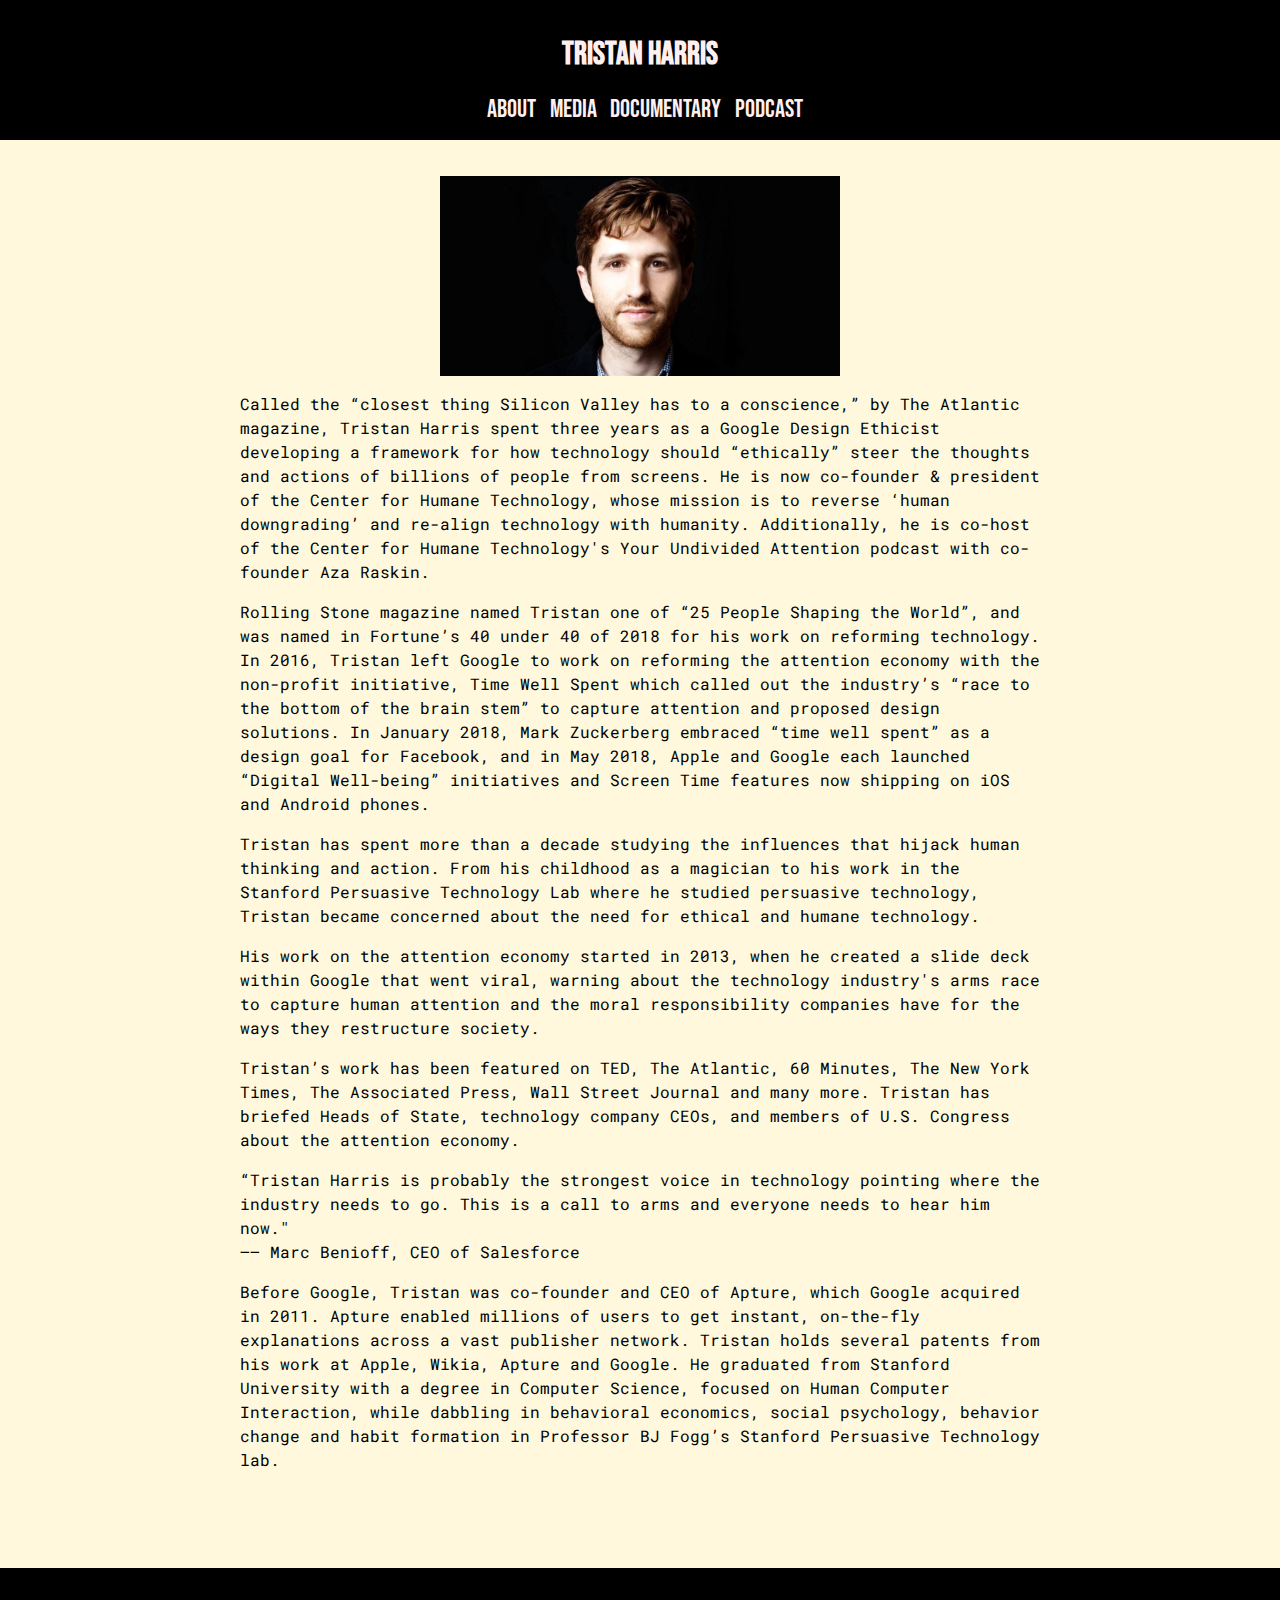
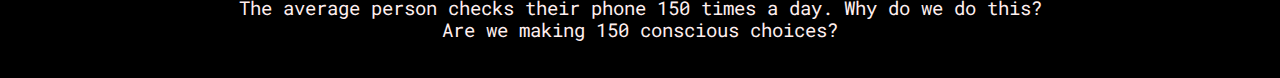
<file: About.html>
<!DOCTYPE html>
<html lang="en">

<head>
    <meta charset="UTF-8">
    <meta name="viewport" content="width=device-width, initial-scale=1.0">
    <title>Tristan Harris</title>
    <link rel="stylesheet" href="mainpage.css">
    <link rel="stylesheet" href="normalize.css">
    <link rel="preconnect" href="https://fonts.gstatic.com">
    <link href="https://fonts.googleapis.com/css2?family=Bebas+Neue&display=swap" rel="stylesheet">
    <link rel="preconnect" href="https://fonts.gstatic.com">
    <link href="https://fonts.googleapis.com/css2?family=Roboto+Mono:wght@300&display=swap" rel="stylesheet">
</head>
<header>
    
    <nav class="aboutpagenav">
        <ul>
            <h1><a href="./index.html">Tristan Harris</a></h1>
            <li><a href="./About.html">About</a> </li>
            <li> <a href="#">Media</a></li>
            <li> <a href="#">Documentary</a> </li>
            <li> <a href="#">Podcast</a> </li>
        </ul>
    </nav>
</header>

<main id="aboutmain">
    <img src="./images/tristan3.jpg" alt="">
    <p>
        Called the “closest thing Silicon Valley has to a conscience,” by The Atlantic magazine, Tristan Harris spent
        three years as a Google Design Ethicist developing a framework for how technology should “ethically” steer the
        thoughts and actions of billions of people from screens. He is now co-founder & president of the Center for
        Humane Technology, whose mission is to reverse ‘human downgrading’ and re-align technology with humanity.
        Additionally, he is co-host of the Center for Humane Technology's Your Undivided Attention podcast with
        co-founder Aza Raskin.</p>
    <p>Rolling Stone magazine named Tristan one of “25 People Shaping the World”, and was named in Fortune’s 40 under 40
        of 2018 for his work on reforming technology. In 2016, Tristan left Google to work on reforming the attention
        economy with the non-profit initiative, Time Well Spent which called out the industry’s “race to the bottom of
        the brain stem” to capture attention and proposed design solutions. In January 2018, Mark Zuckerberg embraced
        “time well spent” as a design goal for Facebook, and in May 2018, Apple and Google each launched “Digital
        Well-being” initiatives and Screen Time features now shipping on iOS and Android phones.</p>
    <p>Tristan has spent more than a decade studying the influences that hijack human thinking and action. From his
        childhood as a magician to his work in the Stanford Persuasive Technology Lab where he studied persuasive
        technology, Tristan became concerned about the need for ethical and humane technology.
    </p>
    <p>His work on the attention economy started in 2013, when he created a slide deck within Google that went viral,
        warning about the technology industry's arms race to capture human attention and the moral responsibility
        companies have for the ways they restructure society.</p>
    <p>Tristan’s work has been featured on TED, The Atlantic, 60 Minutes, The New York Times, The Associated Press, Wall
        Street Journal and many more. Tristan has briefed Heads of State, technology company CEOs, and members of U.S.
        Congress about the attention economy. </p>
    <p>“Tristan Harris is probably the strongest voice in technology pointing where the industry needs to go. This is a
        call to arms and everyone needs to hear him now." <br>
        –– Marc Benioff, CEO of Salesforce</p>
    <p>
        Before Google, Tristan was co-founder and CEO of Apture, which Google acquired in 2011. Apture enabled millions
        of users to get instant, on-the-fly explanations across a vast publisher network. Tristan holds several patents
        from his work at Apple, Wikia, Apture and Google. He graduated from Stanford University with a degree in
        Computer Science, focused on Human Computer Interaction, while dabbling in behavioral economics, social
        psychology, behavior change and habit formation in Professor BJ Fogg’s Stanford Persuasive Technology lab.
    </p>
</main>
<footer>
    <p>The average person checks their phone 150 times a day. Why do we do this? <br> Are we making 150 conscious
        choices?</p>
</footer>
</file>
<file: mainpage.css>
body {
   background-color:#040605;
   color: #ffefef;
   font-family: 'Bebas Neue', cursive;
}


#homemain {    
    height: 100vh;
    background-image: url(images/trist5.png);
    background-position: center bottom;
    background-repeat: no-repeat;
    background-size: 40%;
}

.mainpagequote {
    font-size: 3.8em;    
    width: 30%;
    height: 40%;
    padding-left: 8.5em;
    margin-left: 10px;
    display: inline-block;
    padding-top: 5em;
    position: absolute;
    line-height: 4.7rem;
}

.mainpagenav {
    display: inline-block;   
    float: left;
    padding-top: 5.1em;
    width: 20%;
    height: 40%;
    font-size: 3.8rem;
    margin-left: 220px;
}

.mainpagenav ul {
    list-style-type: none;
}

ul li a {
    color: #ffefef;
    text-decoration: none;
}

a:active, a:hover {
    color: darkgoldenrod;
  }

/* About page */

header {
    position: fixed;
    width: 100%;
    background-color: black;
    text-align: center;
}

.aboutpagenav {
    width:100%;
    text-align: center;
}

.aboutpagenav ul {
    text-align: center;
    position: relative;
    display: inline-block;
    width: 100%;
    padding-left: 0;
}

h1 {
    text-align: center;
    font-size: 300px;
}

h1 a {
    text-decoration: none;
    color: #ffefef;
}

.aboutpagenav ul li  {
    list-style-type: none;
    display: inline;
    padding-left: 10px;
    font-size: 25px;
    text-align: center;
}



#aboutmain {
    font-family: 'Roboto Mono', monospace;
    padding: 11em 15em 5em 15em;
    background-color: cornsilk;
    color: black;
    line-height: 1.5em;
}

#aboutmain img {
    display: block;
    margin-left: auto;
    margin-right: auto;
    width: 50%;
}

footer {
    width: 100%;
    height: 10vh;
    background-color: black;
    font-size: larger;
    text-align: center;
    font-family: 'Roboto Mono', monospace;
    padding: 10px 0px;
}
</file>
